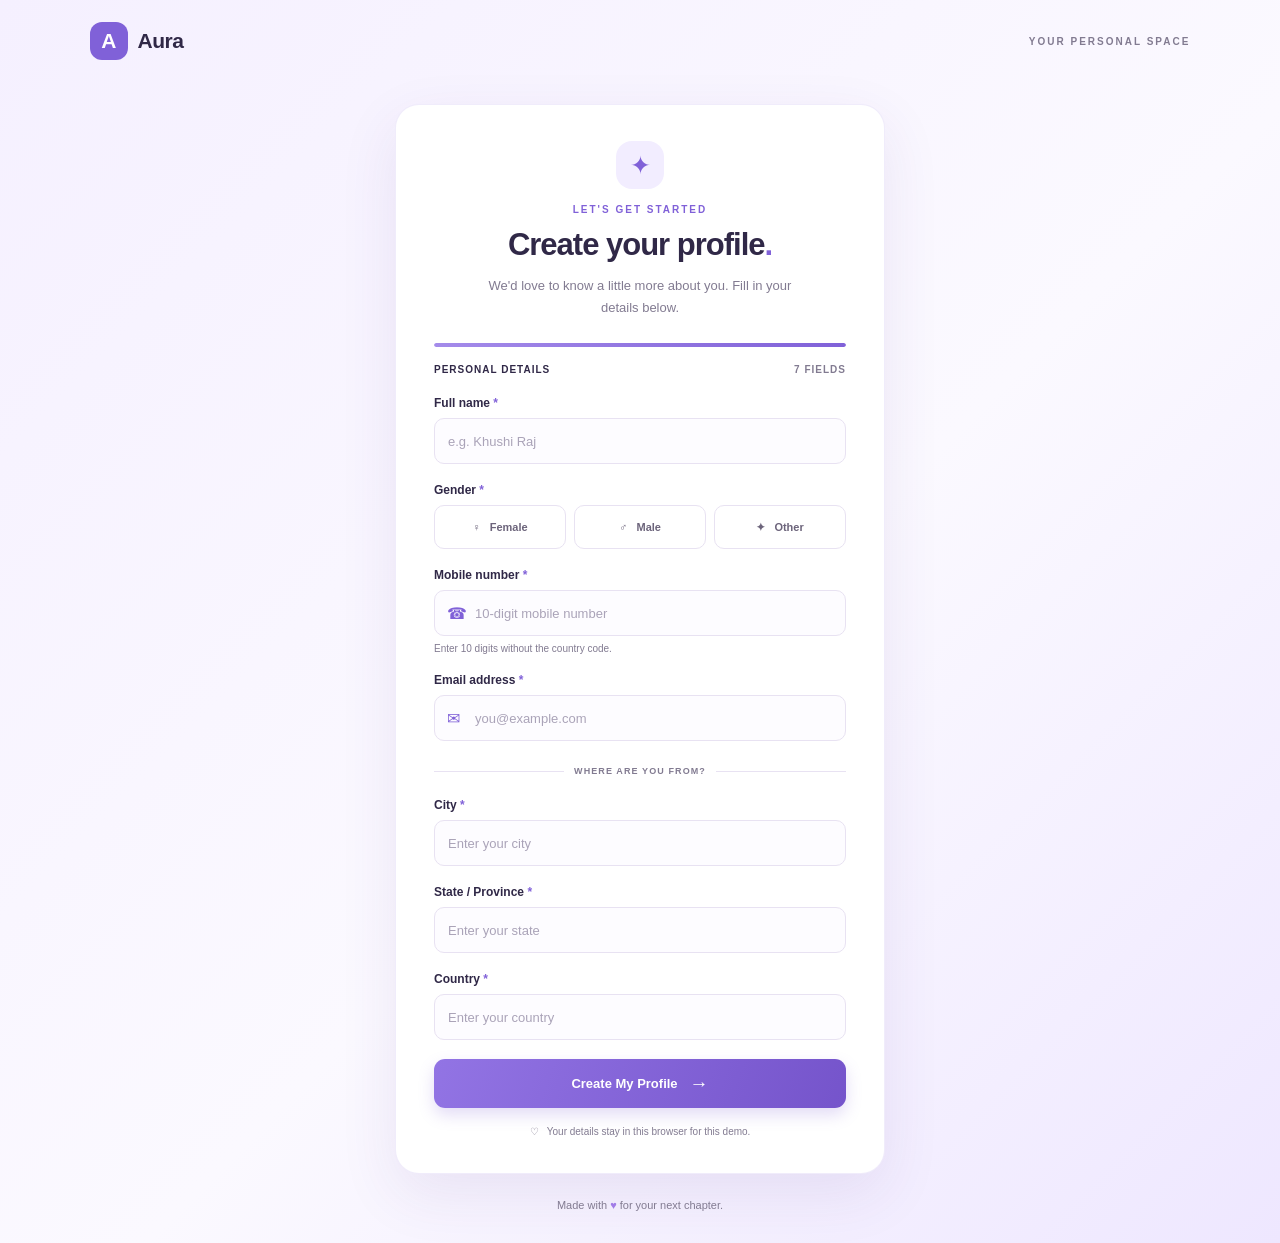
<file: index.html>
<!DOCTYPE html>
<html lang="en">
<head>
    <meta charset="UTF-8">
    <meta name="viewport" content="width=device-width, initial-scale=1.0">
    <title>Aura | Create Your Profile</title>
    <link rel="stylesheet" href="style.css">
    <script src="script.js" defer></script>
</head>
<body>

    <header class="site-header">
        <a href="index.html" class="logo">
            <span class="logo-icon">A</span>
            Aura
        </a>
        <span class="header-tag">YOUR PERSONAL SPACE</span>
    </header>

    <main class="page-wrapper">
        <section class="form-card">
            <div class="form-heading">
                <div class="heading-icon">✦</div>
                <p class="eyebrow">LET'S GET STARTED</p>
                <h1>Create your profile<span>.</span></h1>
                <p class="subtitle">
                    We'd love to know a little more about you.
                    Fill in your details below.
                </p>
            </div>

            <div class="progress-track">
                <div class="progress-fill"></div>
            </div>
            <p class="form-step">PERSONAL DETAILS <span>7 FIELDS</span></p>

            <form id="userForm">
                <div class="field">
                    <label for="name">Full name <span>*</span></label>
                    <input type="text" id="name" name="name"
                           placeholder="e.g. Khushi Raj"
                           minlength="2" maxlength="80"
                           autocomplete="name" required>
                </div>

                <fieldset class="field gender-field">
                    <legend>Gender <span>*</span></legend>
                    <div class="gender-options">
                        <label class="gender-option">
                            <input type="radio" name="gender"
                                   value="Female" required>
                            <span>♀ &nbsp; Female</span>
                        </label>
                        <label class="gender-option">
                            <input type="radio" name="gender"
                                   value="Male">
                            <span>♂ &nbsp; Male</span>
                        </label>
                        <label class="gender-option">
                            <input type="radio" name="gender"
                                   value="Other">
                            <span>✦ &nbsp; Other</span>
                        </label>
                    </div>
                </fieldset>

                <div class="field">
                    <label for="mobile">Mobile number <span>*</span></label>
                    <div class="input-with-icon">
                        <span class="input-icon">☎</span>
                        <input type="tel" id="mobile" name="mobile"
                               placeholder="10-digit mobile number"
                               pattern="[0-9]{10}" maxlength="10"
                               inputmode="numeric" autocomplete="tel"
                               title="Enter exactly 10 digits"
                               required>
                    </div>
                    <small class="hint">Enter 10 digits without the country code.</small>
                </div>

                <div class="field">
                    <label for="email">Email address <span>*</span></label>
                    <div class="input-with-icon">
                        <span class="input-icon">✉</span>
                        <input type="email" id="email" name="email"
                               placeholder="you@example.com"
                               maxlength="254" autocomplete="email"
                               required>
                    </div>
                </div>

                <div class="section-divider">
                    <span></span>
                    <p>WHERE ARE YOU FROM?</p>
                    <span></span>
                </div>

                <div class="field">
                    <label for="city">City <span>*</span></label>
                    <input type="text" id="city" name="city"
                           placeholder="Enter your city"
                           maxlength="100" autocomplete="address-level2"
                           required>
                </div>

                <div class="field">
                    <label for="state">State / Province <span>*</span></label>
                    <input type="text" id="state" name="state"
                           placeholder="Enter your state"
                           maxlength="100" autocomplete="address-level1"
                           required>
                </div>

                <div class="field">
                    <label for="country">Country <span>*</span></label>
                    <input type="text" id="country" name="country"
                           placeholder="Enter your country"
                           maxlength="100" autocomplete="country-name"
                           required>
                </div>

                <p id="formMessage" class="form-message"
                   role="alert" aria-live="polite"></p>

                <button type="submit" class="primary-button">
                    Create My Profile <span>→</span>
                </button>

                <p class="privacy-note">
                    ♡ &nbsp; Your details stay in this browser for this demo.
                </p>
            </form>
        </section>

        <footer class="page-footer">
            Made with <span>♥</span> for your next chapter.
        </footer>
    </main>

</body>
</html>
</file>
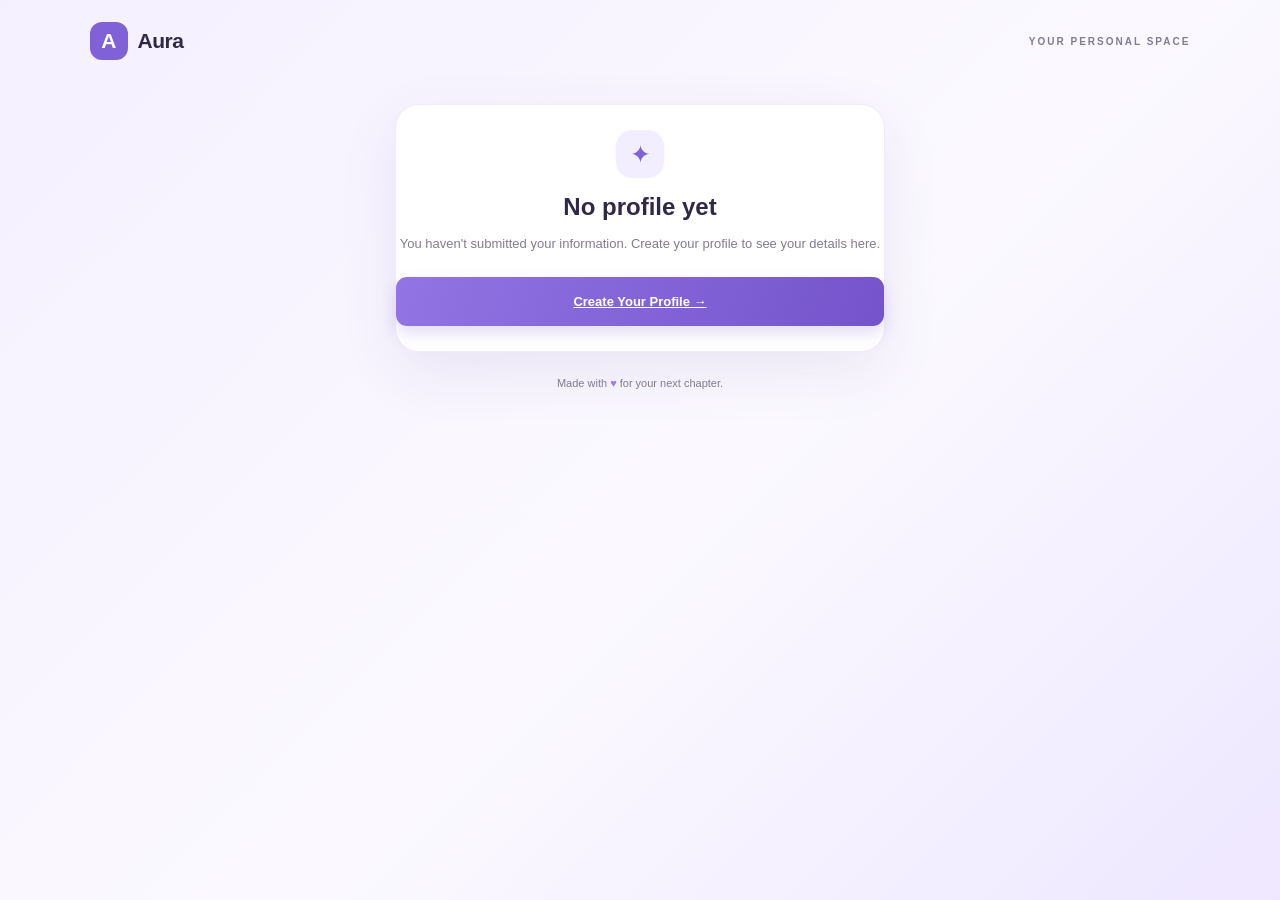
<file: display.html>
<!DOCTYPE html>
<html lang="en">
<head>
    <meta charset="UTF-8">
    <meta name="viewport" content="width=device-width, initial-scale=1.0">
    <title>Aura | Your Profile</title>
    <link rel="stylesheet" href="style.css">
    <script src="script.js" defer></script>
</head>
<body>

    <header class="site-header">
        <a href="index.html" class="logo">
            <span class="logo-icon">A</span>
             Aura
        </a>
        <span class="header-tag">YOUR PERSONAL SPACE</span>
    </header>

    <main class="page-wrapper">
        <section class="profile-card" id="profileCard">
            <div class="profile-top">
                <div class="avatar" id="avatar">?</div>
                <h1 id="profileName">Your Profile</h1>
                <p>Your personal information, all in one place.</p>
                <span class="profile-badge" id="profileGender">
                    Profile
                </span>
            </div>

            <h2 class="details-heading">CONTACT INFORMATION</h2>
            <div id="contactDetails"></div>

            <h2 class="details-heading">LOCATION DETAILS</h2>
            <div id="locationDetails"></div>

            <div class="profile-actions">
                <a href="index.html" class="primary-button"
                   id="editButton">
                    Edit Details &nbsp; ✎
                </a>
                <button type="button" class="secondary-button"
                        id="clearButton">
                    Clear Profile
                </button>
            </div>
        </section>

        <section class="profile-card empty-state"
                 id="emptyState" hidden>
            <div class="heading-icon">✦</div>
            <h1>No profile yet</h1>
            <p>
                You haven't submitted your information.
                Create your profile to see your details here.
            </p>
            <a href="index.html" class="primary-button">
                Create Your Profile →
            </a>
        </section>

        <footer class="page-footer">
            Made with <span>♥</span> for your next chapter.
        </footer>
    </main>

</body>
</html>
</file>
<file: style.css>
/* ---------- Global styles ---------- */

:root {
    --purple: #8061d8;
    --purple-dark: #6848bd;
    --lavender: #f2edff;
    --text: #302847;
    --muted: #827b91;
    --border: #e8e2f2;
    --white: #ffffff;
}

* {
    margin: 0;
    padding: 0;
    box-sizing: border-box;
}

body {
    font-family: "Segoe UI", Arial, sans-serif;
    background: linear-gradient(135deg, #f5f0ff, #fbf9ff 55%, #eee7ff);
    color: var(--text);
    min-height: 100vh;
}

/* ---------- Header ---------- */

.site-header {
    width: 100%;
    padding: 22px 7%;
    display: flex;
    align-items: center;
    justify-content: space-between;
}

.logo {
    display: flex;
    align-items: center;
    gap: 10px;
    color: var(--text);
    text-decoration: none;
    font-size: 21px;
    font-weight: 750;
    letter-spacing: -0.5px;
}

.logo-icon {
    display: grid;
    place-items: center;
    width: 38px;
    height: 38px;
    border-radius: 12px;
    background: var(--purple);
    color: white;
    font-size: 21px;
}

.header-tag {
    font-size: 10px;
    letter-spacing: 2px;
    color: var(--muted);
    font-weight: 700;
}

/* ---------- Page layout ---------- */

.page-wrapper {
    padding: 22px 16px 32px;
}

.form-card {
    width: 100%;
    max-width: 490px;
    margin: 0 auto;
    padding: 36px 38px;
    background: var(--white);
    border: 1px solid rgba(128, 97, 216, 0.12);
    border-radius: 24px;
    box-shadow: 0 20px 60px rgba(74, 48, 130, 0.09);
    animation: appear 0.5s ease;
}

@keyframes appear {
    from {
        opacity: 0;
        transform: translateY(12px);
    }

    to {
        opacity: 1;
        transform: translateY(0);
    }
}

/* ---------- Heading ---------- */

.form-heading {
    text-align: center;
}

.heading-icon {
    display: grid;
    place-items: center;
    margin: 0 auto 15px;
    width: 48px;
    height: 48px;
    background: var(--lavender);
    color: var(--purple);
    border-radius: 16px;
    font-size: 25px;
}

.eyebrow {
    font-size: 10px;
    letter-spacing: 2px;
    font-weight: 750;
    color: var(--purple);
    margin-bottom: 10px;
}

.form-heading h1 {
    font-size: clamp(25px, 5vw, 31px);
    line-height: 1.3;
    letter-spacing: -1px;
}

.form-heading h1 span {
    color: var(--purple);
}

.subtitle {
    max-width: 310px;
    margin: 10px auto 24px;
    font-size: 13px;
    line-height: 1.7;
    color: var(--muted);
}

/* ---------- Progress indicator ---------- */

.progress-track {
    height: 4px;
    background: var(--lavender);
    border-radius: 10px;
    overflow: hidden;
}

.progress-fill {
    height: 100%;
    width: 100%;
    background: linear-gradient(90deg, #a48bea, #8061d8);
    border-radius: inherit;
}

.form-step {
    display: flex;
    justify-content: space-between;
    margin: 17px 0 21px;
    font-size: 10px;
    font-weight: 750;
    letter-spacing: 1px;
    color: var(--text);
}

.form-step span {
    color: var(--muted);
    font-weight: 600;
}

/* ---------- Form fields ---------- */

.field {
    border: 0;
    min-width: 0;
    margin-bottom: 19px;
}

.field > label,
.field legend {
    display: block;
    margin-bottom: 8px;
    font-size: 12px;
    font-weight: 700;
}

.field > label > span,
.field legend span {
    color: var(--purple);
}

.field input:not([type="radio"]) {
    width: 100%;
    height: 46px;
    padding: 0 13px;
    border: 1px solid var(--border);
    border-radius: 10px;
    background: #fdfcff;
    color: var(--text);
    font: inherit;
    font-size: 13px;
    outline: none;
    transition: border-color 0.2s, box-shadow 0.2s,
                background 0.2s;
}

.field input::placeholder {
    color: #aaa3b8;
}

.field input:focus {
    border-color: var(--purple);
    background: white;
    box-shadow: 0 0 0 3px rgba(128, 97, 216, 0.12);
}

.field input:invalid:not(:placeholder-shown) {
    border-color: #d66c80;
}

/* ---------- Input icons ---------- */

.input-with-icon {
    position: relative;
}

.input-with-icon .input-icon {
    position: absolute;
    top: 50%;
    left: 13px;
    transform: translateY(-50%);
    color: var(--purple);
    font-size: 16px;
    pointer-events: none;
}

.input-with-icon input {
    padding-left: 40px !important;
}

.hint {
    display: block;
    margin-top: 7px;
    color: var(--muted);
    font-size: 10px;
}

/* ---------- Gender selection ---------- */

.gender-options {
    display: grid;
    grid-template-columns: repeat(3, minmax(0, 1fr));
    gap: 8px;
}

.gender-option {
    cursor: pointer;
    position: relative;
    margin: 0;
}

.gender-option input {
    position: absolute;
    opacity: 0;
    pointer-events: none;
}

.gender-option span {
    display: flex;
    align-items: center;
    justify-content: center;
    min-height: 44px;
    padding: 8px 4px;
    border: 1px solid var(--border);
    border-radius: 10px;
    color: #6c647b;
    font-size: 11px;
    font-weight: 650;
    transition: 0.2s;
}

.gender-option:hover span {
    border-color: #b8a4eb;
}

.gender-option input:checked + span {
    border-color: var(--purple);
    background: var(--lavender);
    color: var(--purple-dark);
    box-shadow: inset 0 0 0 1px var(--purple);
}

.gender-option input:focus-visible + span {
    outline: 2px solid var(--purple);
    outline-offset: 3px;
}

/* ---------- Location divider ---------- */

.section-divider {
    display: flex;
    align-items: center;
    gap: 10px;
    margin: 25px 0 22px;
}

.section-divider span {
    height: 1px;
    flex: 1;
    background: var(--border);
}

.section-divider p {
    color: var(--muted);
    font-size: 9px;
    font-weight: 750;
    letter-spacing: 1.1px;
    white-space: nowrap;
}

/* ---------- Button and messages ---------- */

.primary-button {
    display: flex;
    align-items: center;
    justify-content: center;
    gap: 12px;
    width: 100%;
    min-height: 49px;
    padding: 12px 16px;
    border: none;
    border-radius: 11px;
    background: linear-gradient(110deg, #9274e4, #7554cb);
    color: white;
    font-size: 13px;
    font-weight: 750;
    cursor: pointer;
    box-shadow: 0 7px 16px rgba(128, 97, 216, 0.22);
    transition: transform 0.2s, box-shadow 0.2s;
}

.primary-button span {
    font-size: 19px;
}

.primary-button:hover {
    transform: translateY(-2px);
    box-shadow: 0 10px 22px rgba(128, 97, 216, 0.3);
}

.primary-button:active {
    transform: translateY(0);
}

.primary-button:focus-visible,
.secondary-button:focus-visible {
    outline: 3px solid #b9a5f2;
    outline-offset: 3px;
}

.form-message {
    color: #b13e59;
    font-size: 12px;
    margin: -5px 0 12px;
}

.form-message:empty {
    display: none;
}

.privacy-note {
    margin-top: 18px;
    color: var(--muted);
    font-size: 10px;
    text-align: center;
}

/* ---------- Profile display page ---------- */

.profile-card {
    width: 100%;
    max-width: 490px;
    margin: 0 auto;
    padding: 36px;
    background: white;
    border: 1px solid rgba(128, 97, 216, 0.12);
    border-radius: 24px;
    box-shadow: 0 20px 60px rgba(74, 48, 130, 0.09);
    animation: appear 0.5s ease;
}

.profile-top {
    text-align: center;
    padding-bottom: 25px;
    border-bottom: 1px solid var(--border);
}

.avatar {
    display: grid;
    place-items: center;
    width: 78px;
    height: 78px;
    margin: 0 auto 15px;
    border: 4px solid #f1eaff;
    border-radius: 50%;
    background: linear-gradient(135deg, #c9b7ff, #8b6ce0);
    color: white;
    font-size: 29px;
    font-weight: 750;
}

.profile-top h1 {
    font-size: 27px;
    overflow-wrap: anywhere;
}

.profile-top p {
    margin-top: 7px;
    color: var(--muted);
    font-size: 13px;
}

.profile-badge {
    display: inline-block;
    margin-top: 14px;
    padding: 7px 12px;
    border-radius: 20px;
    background: var(--lavender);
    color: var(--purple-dark);
    font-size: 11px;
    font-weight: 700;
}

.details-heading {
    margin: 24px 0 12px;
    color: var(--muted);
    font-size: 10px;
    letter-spacing: 1.5px;
}

.detail-row {
    display: flex;
    align-items: flex-start;
    gap: 12px;
    padding: 14px 0;
    border-bottom: 1px solid #f0edf5;
}

.detail-icon {
    display: grid;
    place-items: center;
    flex-shrink: 0;
    width: 36px;
    height: 36px;
    border-radius: 11px;
    background: var(--lavender);
    color: var(--purple);
}

.detail-content {
    min-width: 0;
    flex: 1;
}

.detail-label {
    margin-bottom: 5px;
    color: var(--muted);
    font-size: 11px;
}

.detail-value {
    color: var(--text);
    font-size: 13px;
    font-weight: 650;
    overflow-wrap: anywhere;
}

.profile-actions {
    display: grid;
    grid-template-columns: 1fr 1fr;
    gap: 10px;
    margin-top: 25px;
}

.secondary-button {
    display: flex;
    align-items: center;
    justify-content: center;
    min-height: 46px;
    padding: 10px;
    border: 1px solid var(--border);
    border-radius: 10px;
    background: white;
    color: var(--purple-dark);
    font: inherit;
    font-size: 12px;
    font-weight: 700;
    text-decoration: none;
    cursor: pointer;
    transition: background 0.2s;
}

.secondary-button:hover {
    background: var(--lavender);
}

.empty-state {
    text-align: center;
    padding: 25px 0;
}

.empty-state p {
    margin: 12px 0 22px;
    color: var(--muted);
    font-size: 13px;
    line-height: 1.7;
}

/* ---------- Footer ---------- */

.page-footer {
    margin-top: 25px;
    text-align: center;
    color: var(--muted);
    font-size: 11px;
}

.page-footer span {
    color: #a17ce7;
}

/* ---------- Responsive design ---------- */

@media (max-width: 520px) {
    .site-header {
        padding: 17px 20px;
    }

    .logo {
        font-size: 18px;
    }

    .header-tag {
        font-size: 8px;
        letter-spacing: 1px;
    }

    .page-wrapper {
        padding: 12px 12px 25px;
    }

    .form-card,
    .profile-card {
        padding: 27px 20px;
        border-radius: 19px;
    }

    .gender-options {
        gap: 5px;
    }

    .gender-option span {
        font-size: 10px;
    }

    .profile-actions {
        grid-template-columns: 1fr;
    }
}

@media (prefers-reduced-motion: reduce) {
    *,
    *::before,
    *::after {
        animation-duration: 0.01ms !important;
        transition-duration: 0.01ms !important;
    }
}
</file>
